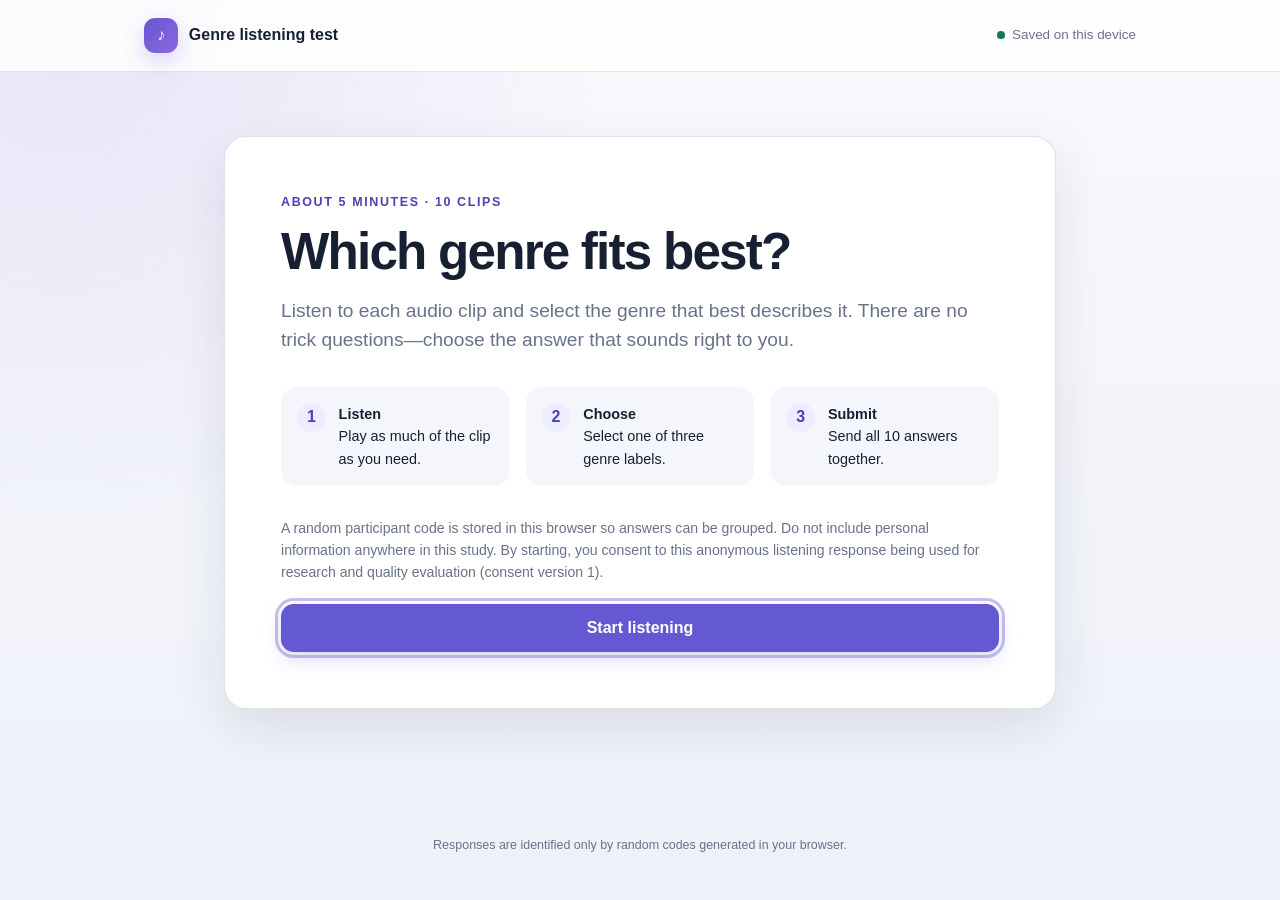
<file: listening_test/site/index.html>
<!DOCTYPE html>
<html lang="en">
  <head>
    <meta charset="utf-8" />
    <meta name="viewport" content="width=device-width, initial-scale=1" />
    <meta name="color-scheme" content="light dark" />
    <meta name="theme-color" content="#151b2b" />
    <meta name="robots" content="noindex, nofollow" />
    <title>Genre listening test</title>
    <link rel="stylesheet" href="./styles.css" />
    <script defer src="./config.js"></script>
    <script defer src="./core.js"></script>
    <script defer src="./master.js"></script>
  </head>
  <body class="master-page">
    <a class="skip-link" href="#main">Skip to content</a>
    <main id="main" class="shell shell--centered">
      <section class="card redirect-card" aria-labelledby="page-title">
        <div class="brand-mark" aria-hidden="true">♪</div>
        <p class="eyebrow">Listening study</p>
        <h1 id="page-title">Preparing your questionnaire</h1>
        <p id="redirect-status" class="lede" role="status" aria-live="polite">
          Assigning a questionnaire at random…
        </p>
        <div id="loading-indicator" class="loading-dots" aria-hidden="true">
          <span></span><span></span><span></span>
        </div>
        <div id="redirect-error" class="notice notice--error" hidden>
          <p id="redirect-error-message"></p>
          <button
            id="retry-button"
            class="button button--primary"
            type="button"
          >
            Try again
          </button>
        </div>
        <noscript>
          <p class="notice notice--error">
            This questionnaire requires JavaScript.
          </p>
        </noscript>
      </section>
    </main>
  </body>
</html>
</file>
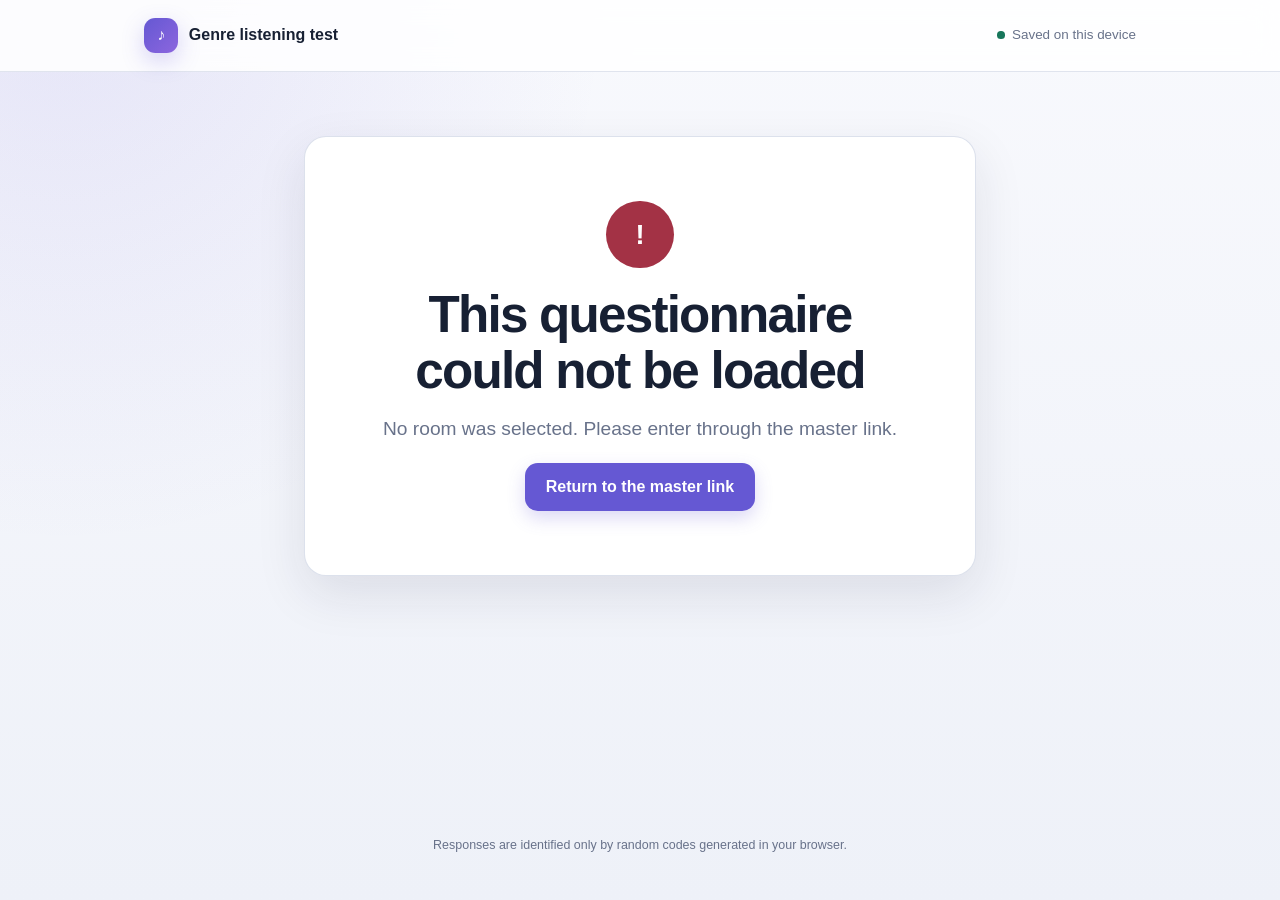
<file: listening_test/site/room.html>
<!DOCTYPE html>
<html lang="en">
  <head>
    <meta charset="utf-8" />
    <meta name="viewport" content="width=device-width, initial-scale=1" />
    <meta name="color-scheme" content="light dark" />
    <meta name="theme-color" content="#151b2b" />
    <meta name="robots" content="noindex, nofollow" />
    <title>Genre listening test</title>
    <link rel="stylesheet" href="./styles.css" />
    <script defer src="./config.js"></script>
    <script defer src="./core.js"></script>
    <script defer src="./room.js"></script>
  </head>
  <body>
    <a class="skip-link" href="#main">Skip to content</a>
    <header class="site-header">
      <a
        class="wordmark"
        href="./index.html"
        aria-label="Genre listening test home"
      >
        <span class="wordmark__icon" aria-hidden="true">♪</span>
        <span>Genre listening test</span>
      </a>
      <span
        id="save-indicator"
        class="save-indicator"
        role="status"
        aria-live="polite"
      >
        Saved on this device
      </span>
    </header>

    <main id="main" class="shell">
      <section
        id="loading-view"
        class="card status-card"
        aria-labelledby="loading-title"
      >
        <div class="loading-dots" aria-hidden="true">
          <span></span><span></span><span></span>
        </div>
        <h1 id="loading-title">Loading the questionnaire…</h1>
        <p>Audio may take a moment to become available.</p>
      </section>

      <section
        id="intro-view"
        class="card intro-card"
        hidden
        aria-labelledby="intro-title"
      >
        <p class="eyebrow">About 5 minutes · 10 clips</p>
        <h1 id="intro-title">Which genre fits best?</h1>
        <p class="lede">
          Listen to each audio clip and select the genre that best describes it.
          There are no trick questions—choose the answer that sounds right to
          you.
        </p>
        <div class="instruction-grid">
          <div class="instruction">
            <span class="instruction__number" aria-hidden="true">1</span>
            <p>
              <strong>Listen</strong><br />Play as much of the clip as you need.
            </p>
          </div>
          <div class="instruction">
            <span class="instruction__number" aria-hidden="true">2</span>
            <p>
              <strong>Choose</strong><br />Select one of three genre labels.
            </p>
          </div>
          <div class="instruction">
            <span class="instruction__number" aria-hidden="true">3</span>
            <p><strong>Submit</strong><br />Send all 10 answers together.</p>
          </div>
        </div>
        <p id="resume-note" class="notice" hidden>
          Your earlier progress on this questionnaire was found and will be
          restored.
        </p>
        <p class="privacy-note">
          A random participant code is stored in this browser so answers can be
          grouped. Do not include personal information anywhere in this study.
          By starting, you consent to this anonymous listening response being
          used for research and quality evaluation (consent version 1).
        </p>
        <button
          id="start-button"
          class="button button--primary button--wide"
          type="button"
        >
          Start listening
        </button>
      </section>

      <section id="survey-view" hidden aria-labelledby="question-title">
        <div class="progress-panel">
          <div class="progress-copy">
            <span id="progress-label">Question 1 of 10</span>
            <span id="answered-label">0 answered</span>
          </div>
          <progress id="progress-bar" max="10" value="1">1 of 10</progress>
        </div>

        <article class="card question-card">
          <p class="eyebrow">Listen and choose one</p>
          <h1 id="question-title" tabindex="-1">
            Which genre fits this audio best?
          </h1>

          <div class="audio-panel">
            <span class="audio-panel__icon" aria-hidden="true">♫</span>
            <div class="audio-panel__content">
              <label class="audio-label" for="question-audio">Audio clip</label>
              <audio
                id="question-audio"
                controls
                preload="metadata"
                controlslist="nodownload"
              >
                Your browser does not support the audio element.
              </audio>
              <p
                id="audio-message"
                class="field-message"
                role="status"
                aria-live="polite"
              >
              </p>
            </div>
          </div>

          <fieldset id="choices-fieldset" class="choices">
            <legend>Select the best genre</legend>
            <div id="choices-list"></div>
          </fieldset>
          <p
            id="choice-error"
            class="field-message field-message--error"
            role="alert"
            hidden
          >
            Choose one genre before continuing.
          </p>

          <div class="question-actions">
            <button
              id="previous-button"
              class="button button--secondary"
              type="button"
            >
              Previous
            </button>
            <button
              id="next-button"
              class="button button--primary"
              type="button"
            >
              Next question
            </button>
          </div>
        </article>
      </section>

      <section
        id="submit-view"
        class="card status-card"
        hidden
        aria-labelledby="submit-title"
      >
        <div class="loading-dots" aria-hidden="true">
          <span></span><span></span><span></span>
        </div>
        <h1 id="submit-title">Sending your answers…</h1>
        <p id="submit-status" role="status" aria-live="polite">
          Keep this page open until the collector confirms your submission.
        </p>
      </section>

      <section
        id="complete-view"
        class="card completion-card"
        hidden
        aria-labelledby="complete-title"
      >
        <div id="completion-icon" class="completion-icon" aria-hidden="true">
          ✓
        </div>
        <p class="eyebrow">Questionnaire complete</p>
        <h1 id="complete-title">Thank you for listening</h1>
        <p id="complete-message" class="lede" role="status" aria-live="polite">
        </p>
        <dl class="receipt">
          <div>
            <dt>Participant code</dt>
            <dd id="participant-code"></dd>
          </div>
          <div>
            <dt>Submission code</dt>
            <dd id="submission-code"></dd>
          </div>
        </dl>

        <div id="retry-panel" class="notice notice--error" hidden>
          <p id="retry-message"></p>
          <div class="button-row">
            <button
              id="retry-submit-button"
              class="button button--primary"
              type="button"
            >
              Retry submission
            </button>
          </div>
        </div>

        <div id="backup-panel" class="notice" hidden>
          <p id="backup-message"></p>
          <div class="button-row button-row--centered">
            <button
              id="download-json-button"
              class="button button--secondary"
              type="button"
            >
              Download JSON backup
            </button>
            <button
              id="download-csv-button"
              class="button button--secondary"
              type="button"
            >
              Download CSV backup
            </button>
          </div>
        </div>

        <div id="another-panel" class="another-panel" hidden>
          <h2>Would you like to do another one?</h2>
          <p>The next questionnaire contains the next room of 10 clips.</p>
          <div class="button-row button-row--centered">
            <button
              id="another-button"
              class="button button--primary"
              type="button"
            >
              Yes, do the next one
            </button>
            <button
              id="finish-button"
              class="button button--secondary"
              type="button"
            >
              No, I’m finished
            </button>
          </div>
          <p id="finished-message" class="notice notice--success" hidden>
            You’re all done. You may close this page.
          </p>
        </div>
      </section>

      <section
        id="error-view"
        class="card status-card"
        hidden
        aria-labelledby="error-title"
      >
        <div class="completion-icon completion-icon--error" aria-hidden="true">
          !
        </div>
        <h1 id="error-title">This questionnaire could not be loaded</h1>
        <p id="error-message" class="lede" role="alert"></p>
        <a class="button button--primary" href="./index.html"
        >Return to the master link</a>
      </section>
    </main>

    <footer class="site-footer">
      <p>
        Responses are identified only by random codes generated in your browser.
      </p>
    </footer>
  </body>
</html>
</file>
<file: listening_test/site/styles.css>
:root {
  color-scheme: light;
  --ink: #172033;
  --muted: #68728a;
  --surface: #ffffff;
  --surface-soft: #f4f6fb;
  --line: #d9deea;
  --accent: #6558d3;
  --accent-dark: #4c40b8;
  --accent-soft: #eeecff;
  --success: #17765b;
  --success-soft: #e5f6ef;
  --danger: #a33245;
  --danger-soft: #fff0f2;
  --shadow: 0 18px 50px rgba(25, 33, 56, 0.1);
  --radius: 22px;
  font-family:
    Inter, ui-sans-serif, -apple-system, BlinkMacSystemFont, "Segoe UI",
    sans-serif;
  font-synthesis: none;
}

* {
  box-sizing: border-box;
}

html {
  min-height: 100%;
  background: #eef1f8;
}

body {
  min-height: 100vh;
  margin: 0;
  color: var(--ink);
  background:
    radial-gradient(
      circle at 5% 0%,
      rgba(101, 88, 211, 0.12),
      transparent 34rem
    ),
    linear-gradient(180deg, #f8f9fd 0%, #eef1f8 100%);
  line-height: 1.55;
}

button,
input,
audio {
  font: inherit;
}

button,
a {
  -webkit-tap-highlight-color: transparent;
}

[hidden] {
  display: none !important;
}

.skip-link {
  position: fixed;
  z-index: 100;
  top: 0.75rem;
  left: 0.75rem;
  padding: 0.75rem 1rem;
  color: #fff;
  background: var(--accent-dark);
  border-radius: 0.5rem;
  transform: translateY(-160%);
}

.skip-link:focus {
  transform: translateY(0);
}

.site-header {
  display: flex;
  align-items: center;
  justify-content: space-between;
  min-height: 4.5rem;
  padding: 0.75rem max(1rem, calc((100vw - 62rem) / 2));
  background: rgba(255, 255, 255, 0.86);
  border-bottom: 1px solid rgba(217, 222, 234, 0.8);
  backdrop-filter: blur(14px);
}

.wordmark {
  display: inline-flex;
  gap: 0.65rem;
  align-items: center;
  color: var(--ink);
  font-weight: 750;
  text-decoration: none;
}

.wordmark__icon,
.brand-mark {
  display: inline-grid;
  place-items: center;
  color: #fff;
  background: linear-gradient(135deg, var(--accent), #8c66de);
  box-shadow: 0 8px 22px rgba(101, 88, 211, 0.25);
}

.wordmark__icon {
  width: 2.15rem;
  height: 2.15rem;
  border-radius: 0.7rem;
}

.brand-mark {
  width: 4rem;
  height: 4rem;
  margin: 0 auto 1.1rem;
  border-radius: 1.25rem;
  font-size: 1.65rem;
}

.save-indicator {
  color: var(--muted);
  font-size: 0.84rem;
}

.save-indicator::before {
  content: "";
  display: inline-block;
  width: 0.48rem;
  height: 0.48rem;
  margin-right: 0.45rem;
  background: var(--success);
  border-radius: 50%;
}

.shell {
  width: min(100% - 2rem, 62rem);
  min-height: calc(100vh - 8.5rem);
  margin-inline: auto;
  padding: clamp(2rem, 5vw, 4.5rem) 0;
}

.shell--centered {
  display: grid;
  place-items: center;
  min-height: 100vh;
}

.card {
  background: var(--surface);
  border: 1px solid rgba(217, 222, 234, 0.9);
  border-radius: var(--radius);
  box-shadow: var(--shadow);
}

.redirect-card,
.status-card,
.completion-card {
  width: min(100%, 42rem);
  margin-inline: auto;
  padding: clamp(2rem, 6vw, 4rem);
  text-align: center;
}

.intro-card {
  width: min(100%, 52rem);
  margin-inline: auto;
  padding: clamp(1.5rem, 5vw, 3.5rem);
}

h1,
h2,
p {
  margin-top: 0;
}

h1 {
  margin-bottom: 1rem;
  font-size: clamp(2rem, 5vw, 3.2rem);
  line-height: 1.08;
  letter-spacing: -0.035em;
}

h2 {
  font-size: clamp(1.25rem, 3vw, 1.6rem);
  line-height: 1.25;
}

.eyebrow {
  margin-bottom: 0.75rem;
  color: var(--accent-dark);
  font-size: 0.78rem;
  font-weight: 800;
  letter-spacing: 0.13em;
  text-transform: uppercase;
}

.lede {
  color: var(--muted);
  font-size: clamp(1.05rem, 2.5vw, 1.2rem);
}

.privacy-note {
  margin: 2rem 0 1.25rem;
  color: var(--muted);
  font-size: 0.88rem;
}

.instruction-grid {
  display: grid;
  grid-template-columns: repeat(3, 1fr);
  gap: 1rem;
  margin: 2rem 0;
}

.instruction {
  display: flex;
  gap: 0.8rem;
  align-items: flex-start;
  padding: 1rem;
  background: var(--surface-soft);
  border-radius: 1rem;
}

.instruction p {
  margin-bottom: 0;
  font-size: 0.9rem;
}

.instruction__number {
  display: inline-grid;
  flex: 0 0 1.8rem;
  place-items: center;
  width: 1.8rem;
  height: 1.8rem;
  color: var(--accent-dark);
  background: var(--accent-soft);
  border-radius: 50%;
  font-weight: 800;
}

.button {
  display: inline-flex;
  min-height: 3rem;
  align-items: center;
  justify-content: center;
  padding: 0.72rem 1.2rem;
  border: 2px solid transparent;
  border-radius: 0.8rem;
  cursor: pointer;
  font-weight: 750;
  line-height: 1.2;
  text-align: center;
  text-decoration: none;
  transition:
    transform 130ms ease,
    box-shadow 130ms ease,
    background-color 130ms ease;
}

.button:hover:not(:disabled) {
  transform: translateY(-1px);
}

.button:focus-visible,
.choice-label:has(input:focus-visible),
audio:focus-visible,
a:focus-visible {
  outline: 3px solid rgba(101, 88, 211, 0.38);
  outline-offset: 3px;
}

.button:disabled {
  cursor: not-allowed;
  opacity: 0.48;
}

.button--primary {
  color: #fff;
  background: var(--accent);
  box-shadow: 0 7px 18px rgba(101, 88, 211, 0.23);
}

.button--primary:hover:not(:disabled) {
  background: var(--accent-dark);
}

.button--secondary {
  color: var(--ink);
  background: #fff;
  border-color: var(--line);
}

.button--wide {
  width: 100%;
}

.button-row {
  display: flex;
  flex-wrap: wrap;
  gap: 0.75rem;
}

.button-row--centered {
  justify-content: center;
}

.notice {
  padding: 0.9rem 1rem;
  background: var(--surface-soft);
  border: 1px solid var(--line);
  border-radius: 0.8rem;
}

.notice p:last-child,
.notice:last-child {
  margin-bottom: 0;
}

.notice--error {
  color: #812237;
  background: var(--danger-soft);
  border-color: #f0bdc6;
}

.notice--success {
  color: #0b644a;
  background: var(--success-soft);
  border-color: #a9ddca;
}

.progress-panel {
  margin-bottom: 1.15rem;
  padding: 0 0.2rem;
}

.progress-copy {
  display: flex;
  justify-content: space-between;
  margin-bottom: 0.5rem;
  color: var(--muted);
  font-size: 0.9rem;
  font-weight: 700;
}

progress {
  display: block;
  width: 100%;
  height: 0.55rem;
  overflow: hidden;
  appearance: none;
  background: #dfe3ed;
  border: 0;
  border-radius: 999px;
}

progress::-webkit-progress-bar {
  background: #dfe3ed;
  border-radius: 999px;
}

progress::-webkit-progress-value {
  background: linear-gradient(90deg, var(--accent), #9176e2);
  border-radius: 999px;
}

progress::-moz-progress-bar {
  background: var(--accent);
  border-radius: 999px;
}

.question-card {
  padding: clamp(1.3rem, 5vw, 3.2rem);
}

.question-card h1 {
  max-width: 16ch;
  margin-bottom: 2rem;
  font-size: clamp(1.75rem, 4vw, 2.55rem);
}

.audio-panel {
  display: flex;
  gap: 1rem;
  align-items: center;
  margin-bottom: 2rem;
  padding: clamp(1rem, 3vw, 1.4rem);
  background: linear-gradient(135deg, #f1efff, #f7f5ff);
  border: 1px solid #dcd6ff;
  border-radius: 1rem;
}

.audio-panel__icon {
  display: grid;
  flex: 0 0 3rem;
  place-items: center;
  width: 3rem;
  height: 3rem;
  color: #fff;
  background: var(--accent);
  border-radius: 50%;
  font-size: 1.1rem;
}

.audio-panel__content {
  min-width: 0;
  flex: 1;
}

.audio-label {
  display: block;
  margin-bottom: 0.45rem;
  font-size: 0.82rem;
  font-weight: 800;
  letter-spacing: 0.04em;
  text-transform: uppercase;
}

audio {
  display: block;
  width: 100%;
  min-height: 2.5rem;
}

.choices {
  min-width: 0;
  margin: 0;
  padding: 0;
  border: 0;
}

.choices legend {
  margin-bottom: 0.65rem;
  font-weight: 800;
}

#choices-list {
  display: grid;
  gap: 0.75rem;
}

.choice-label {
  position: relative;
  display: flex;
  min-height: 4rem;
  gap: 0.85rem;
  align-items: center;
  padding: 0.85rem 1rem;
  background: #fff;
  border: 2px solid var(--line);
  border-radius: 0.9rem;
  cursor: pointer;
  font-weight: 700;
  transition:
    border-color 130ms ease,
    background-color 130ms ease,
    transform 130ms ease;
}

.choice-label:hover {
  border-color: #aaa2ed;
  transform: translateY(-1px);
}

.choice-label:has(input:checked) {
  color: #322780;
  background: var(--accent-soft);
  border-color: var(--accent);
}

.choice-label input {
  width: 1.3rem;
  height: 1.3rem;
  flex: 0 0 1.3rem;
  margin: 0;
  accent-color: var(--accent);
}

.choice-letter {
  display: inline-grid;
  flex: 0 0 1.85rem;
  place-items: center;
  width: 1.85rem;
  height: 1.85rem;
  color: var(--muted);
  background: var(--surface-soft);
  border-radius: 0.5rem;
  font-size: 0.78rem;
}

.choice-label:has(input:checked) .choice-letter {
  color: #fff;
  background: var(--accent);
}

.field-message {
  min-height: 1.35rem;
  margin: 0.45rem 0 0;
  color: var(--muted);
  font-size: 0.85rem;
}

.field-message--error {
  color: var(--danger);
  font-weight: 700;
}

.question-actions {
  display: flex;
  justify-content: space-between;
  gap: 1rem;
  margin-top: 2.2rem;
  padding-top: 1.35rem;
  border-top: 1px solid var(--line);
}

.loading-dots {
  display: flex;
  width: max-content;
  gap: 0.42rem;
  margin: 0 auto 1.25rem;
}

.loading-dots span {
  width: 0.55rem;
  height: 0.55rem;
  background: var(--accent);
  border-radius: 50%;
  animation: bounce 1s ease-in-out infinite;
}

.loading-dots span:nth-child(2) {
  animation-delay: 130ms;
}

.loading-dots span:nth-child(3) {
  animation-delay: 260ms;
}

.completion-icon {
  display: grid;
  width: 4.2rem;
  height: 4.2rem;
  margin: 0 auto 1.2rem;
  place-items: center;
  color: #fff;
  background: var(--success);
  border-radius: 50%;
  font-size: 1.7rem;
  font-weight: 900;
}

.completion-icon--error {
  background: var(--danger);
}

.receipt {
  display: grid;
  grid-template-columns: repeat(2, minmax(0, 1fr));
  gap: 0.75rem;
  margin: 1.5rem 0;
  text-align: left;
}

.receipt > div {
  min-width: 0;
  padding: 0.8rem;
  background: var(--surface-soft);
  border-radius: 0.75rem;
}

.receipt dt {
  color: var(--muted);
  font-size: 0.72rem;
  font-weight: 800;
  text-transform: uppercase;
}

.receipt dd {
  overflow: hidden;
  margin: 0.2rem 0 0;
  font-family: ui-monospace, SFMono-Regular, Menlo, monospace;
  font-size: 0.76rem;
  text-overflow: ellipsis;
  white-space: nowrap;
}

#retry-panel {
  margin-top: 1.5rem;
  text-align: left;
}

.another-panel {
  margin-top: 2rem;
  padding-top: 1.5rem;
  border-top: 1px solid var(--line);
}

.another-panel p {
  color: var(--muted);
}

.site-footer {
  padding: 0 1rem 2rem;
  color: var(--muted);
  font-size: 0.78rem;
  text-align: center;
}

@keyframes bounce {
  0%,
  60%,
  100% {
    transform: translateY(0);
    opacity: 0.5;
  }
  30% {
    transform: translateY(-0.35rem);
    opacity: 1;
  }
}

@media (max-width: 43rem) {
  .site-header {
    min-height: 4rem;
  }

  .save-indicator {
    width: 0.65rem;
    overflow: hidden;
    color: transparent;
    white-space: nowrap;
  }

  .instruction-grid {
    grid-template-columns: 1fr;
  }

  .audio-panel {
    align-items: flex-start;
  }

  .audio-panel__icon {
    display: none;
  }

  .receipt {
    grid-template-columns: 1fr;
  }

  .button-row .button {
    width: 100%;
  }
}

@media (max-width: 28rem) {
  .shell {
    width: min(100% - 1rem, 62rem);
    padding: 1rem 0 2rem;
  }

  .question-card,
  .intro-card,
  .completion-card,
  .status-card {
    border-radius: 1rem;
  }

  .question-actions {
    flex-direction: column-reverse;
  }

  .question-actions .button {
    width: 100%;
  }
}

@media (prefers-reduced-motion: reduce) {
  *,
  *::before,
  *::after {
    scroll-behavior: auto !important;
    animation-duration: 0.01ms !important;
    animation-iteration-count: 1 !important;
    transition-duration: 0.01ms !important;
  }
}

@media (prefers-contrast: more) {
  :root {
    --muted: #41495b;
    --line: #8c94a5;
  }

  .card,
  .choice-label,
  .button--secondary {
    border-width: 2px;
  }
}
</file>
